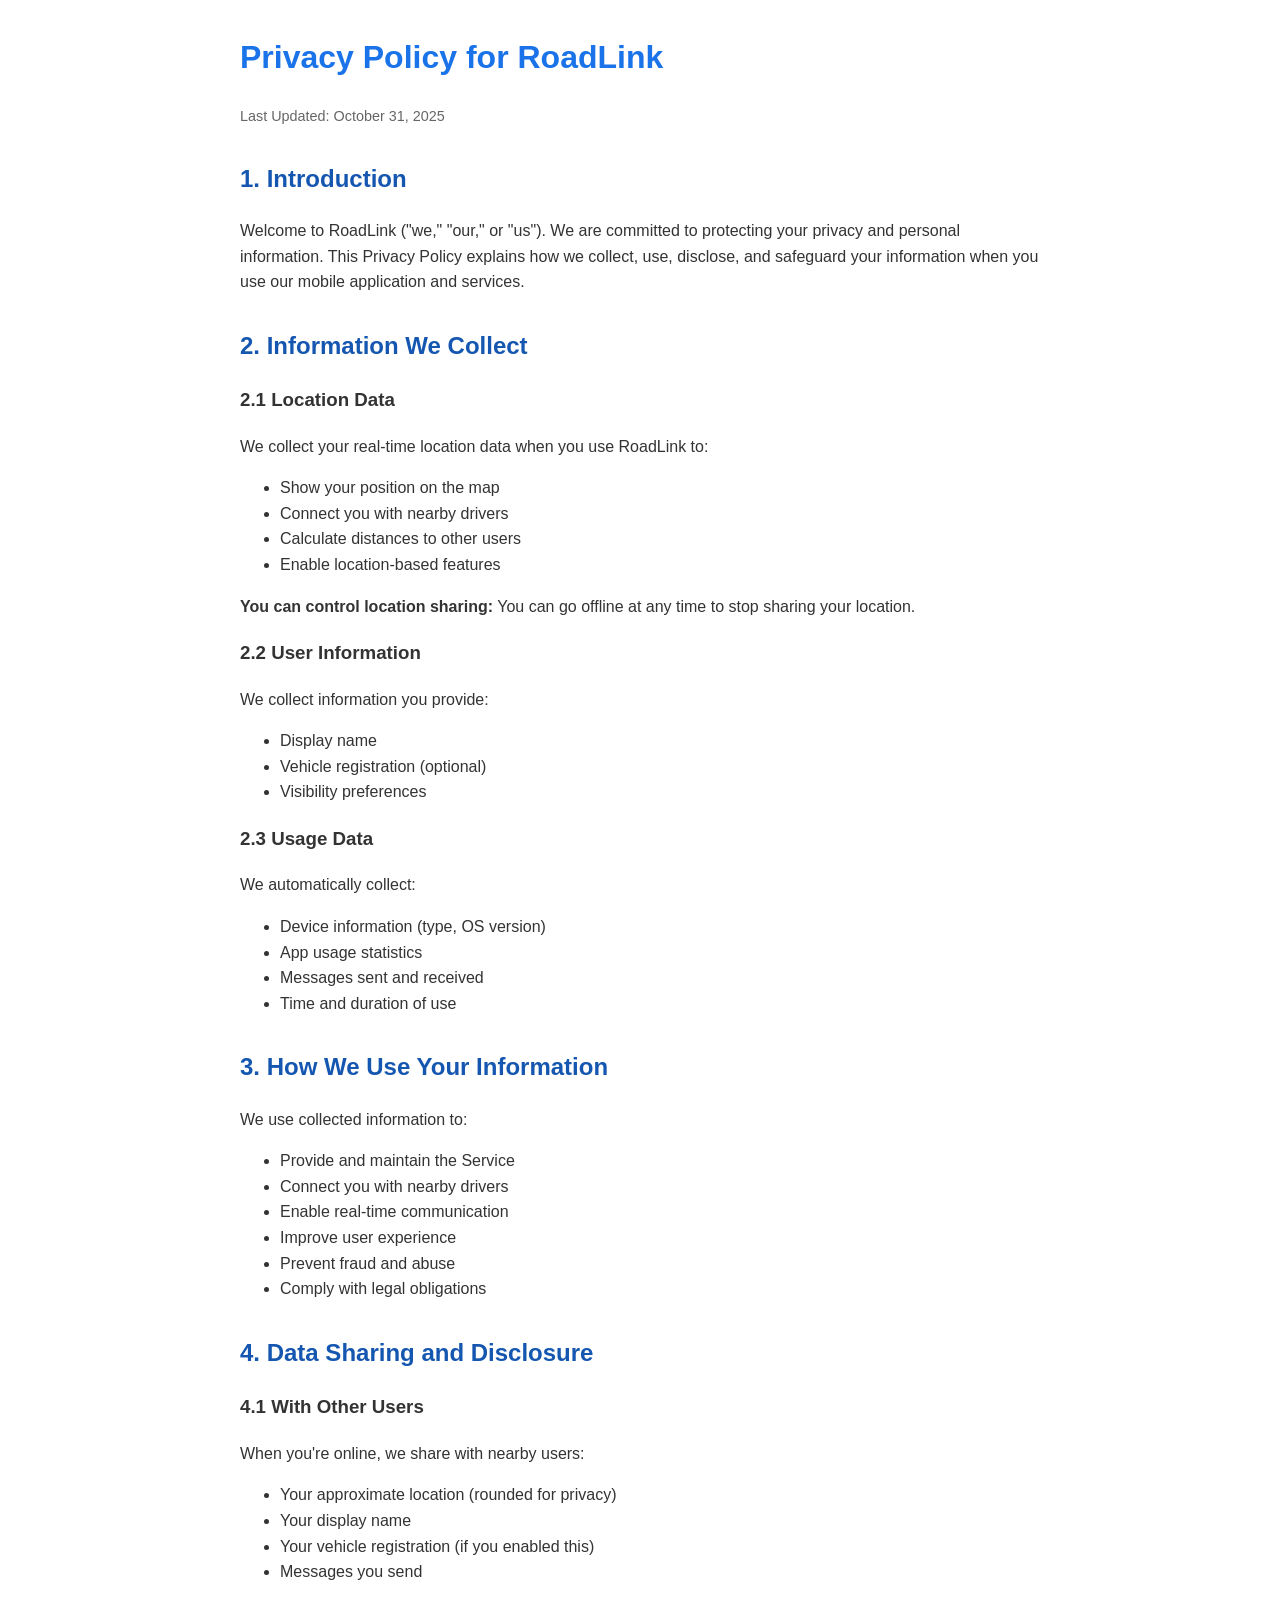
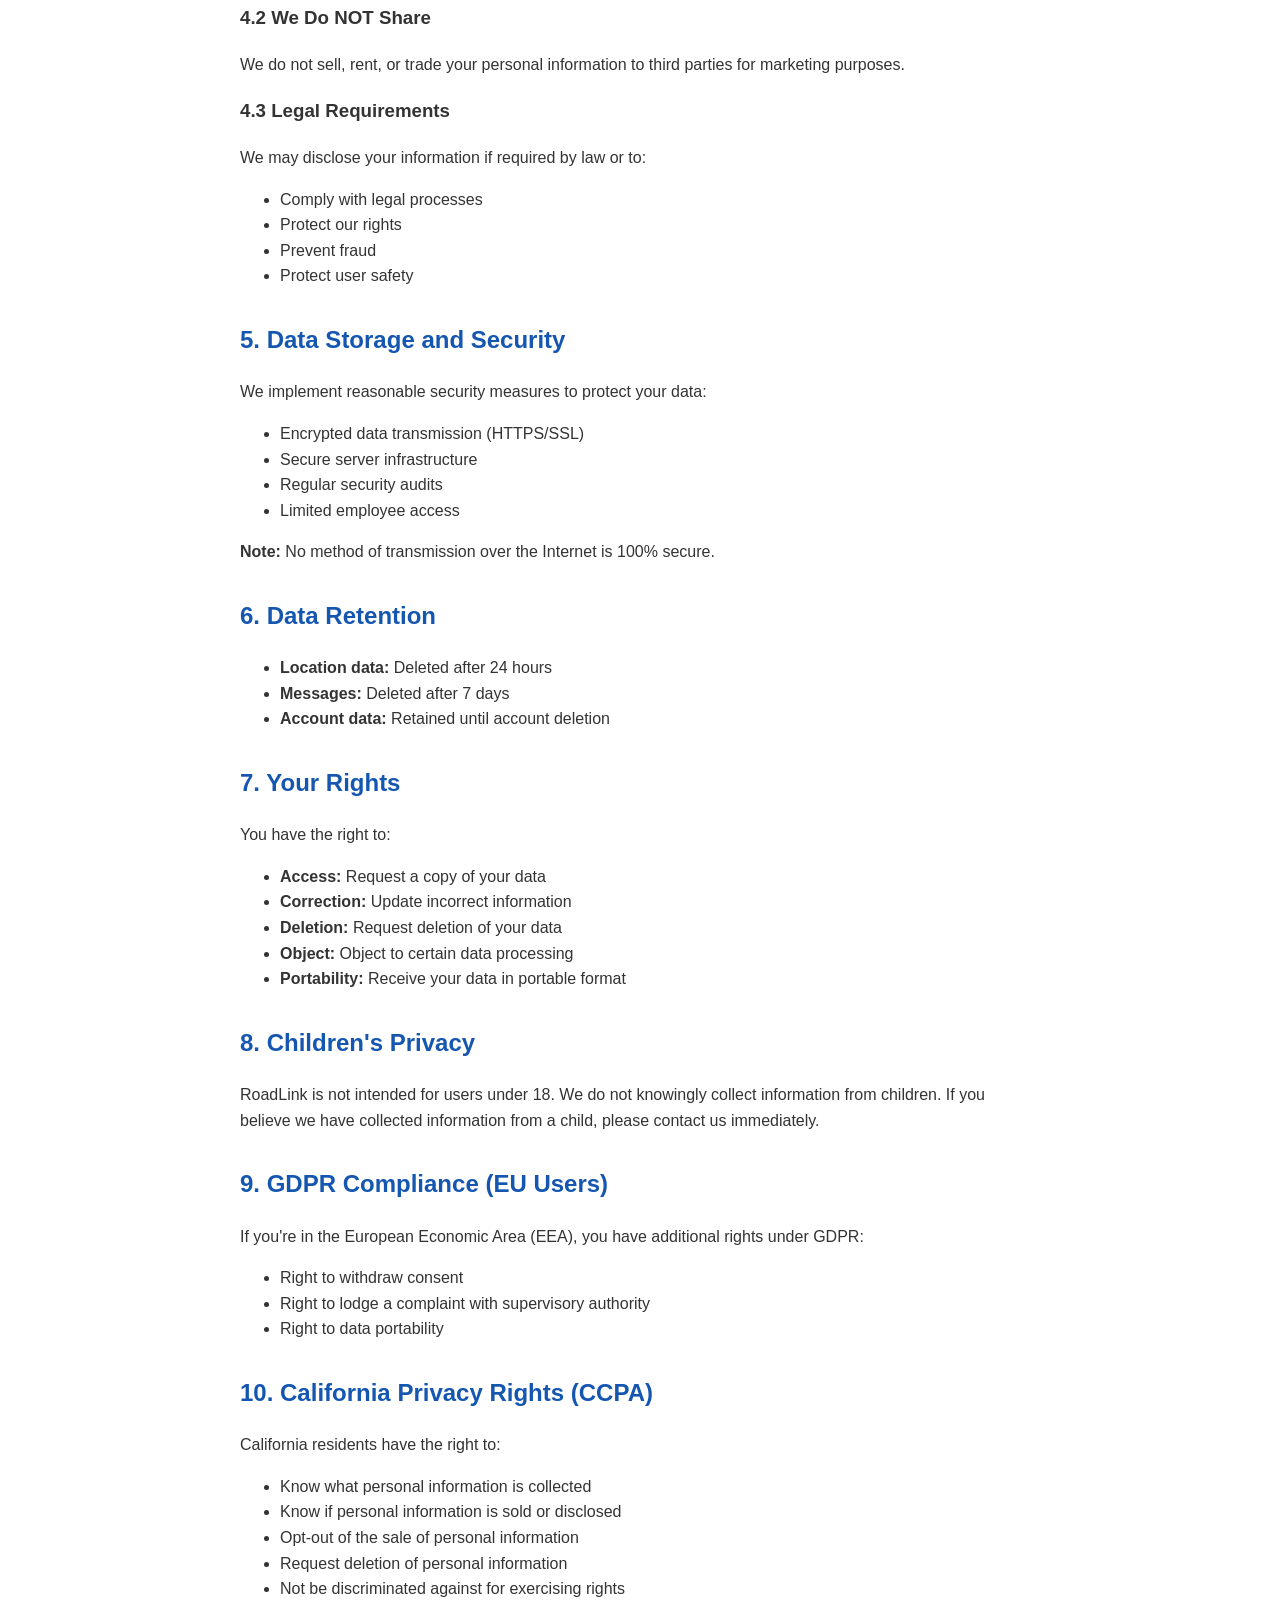
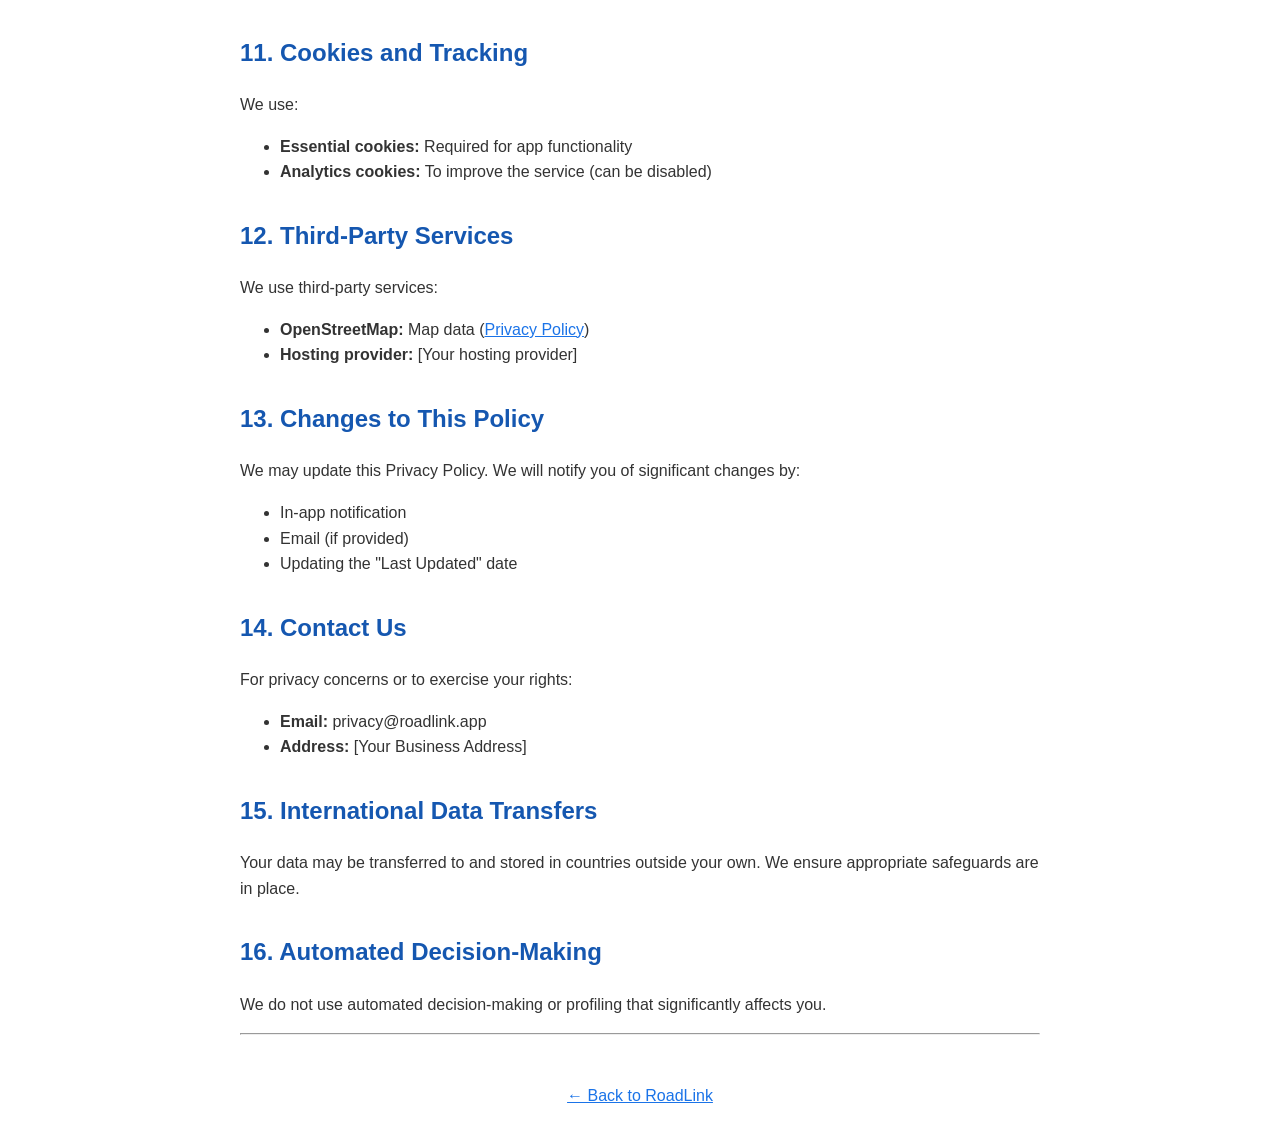
<file: privacy.html>
<!DOCTYPE html>
<html lang="en">
<head>
    <meta charset="UTF-8">
    <meta name="viewport" content="width=device-width, initial-scale=1.0">
    <title>Privacy Policy - RoadLink</title>
    <style>
        body {
            font-family: -apple-system, BlinkMacSystemFont, 'Segoe UI', Roboto, Oxygen, Ubuntu, sans-serif;
            line-height: 1.6;
            max-width: 800px;
            margin: 2rem auto;
            padding: 0 1rem;
            color: #333;
        }
        h1 { color: #1a73e8; }
        h2 { color: #1557b0; margin-top: 2rem; }
        .update-date { color: #666; font-size: 0.9rem; }
        a { color: #1a73e8; }
    </style>
</head>
<body>
    <h1>Privacy Policy for RoadLink</h1>
    <p class="update-date">Last Updated: October 31, 2025</p>

    <h2>1. Introduction</h2>
    <p>Welcome to RoadLink ("we," "our," or "us"). We are committed to protecting your privacy and personal information. This Privacy Policy explains how we collect, use, disclose, and safeguard your information when you use our mobile application and services.</p>

    <h2>2. Information We Collect</h2>
    
    <h3>2.1 Location Data</h3>
    <p>We collect your real-time location data when you use RoadLink to:</p>
    <ul>
        <li>Show your position on the map</li>
        <li>Connect you with nearby drivers</li>
        <li>Calculate distances to other users</li>
        <li>Enable location-based features</li>
    </ul>
    <p><strong>You can control location sharing:</strong> You can go offline at any time to stop sharing your location.</p>

    <h3>2.2 User Information</h3>
    <p>We collect information you provide:</p>
    <ul>
        <li>Display name</li>
        <li>Vehicle registration (optional)</li>
        <li>Visibility preferences</li>
    </ul>

    <h3>2.3 Usage Data</h3>
    <p>We automatically collect:</p>
    <ul>
        <li>Device information (type, OS version)</li>
        <li>App usage statistics</li>
        <li>Messages sent and received</li>
        <li>Time and duration of use</li>
    </ul>

    <h2>3. How We Use Your Information</h2>
    <p>We use collected information to:</p>
    <ul>
        <li>Provide and maintain the Service</li>
        <li>Connect you with nearby drivers</li>
        <li>Enable real-time communication</li>
        <li>Improve user experience</li>
        <li>Prevent fraud and abuse</li>
        <li>Comply with legal obligations</li>
    </ul>

    <h2>4. Data Sharing and Disclosure</h2>
    
    <h3>4.1 With Other Users</h3>
    <p>When you're online, we share with nearby users:</p>
    <ul>
        <li>Your approximate location (rounded for privacy)</li>
        <li>Your display name</li>
        <li>Your vehicle registration (if you enabled this)</li>
        <li>Messages you send</li>
    </ul>

    <h3>4.2 We Do NOT Share</h3>
    <p>We do not sell, rent, or trade your personal information to third parties for marketing purposes.</p>

    <h3>4.3 Legal Requirements</h3>
    <p>We may disclose your information if required by law or to:</p>
    <ul>
        <li>Comply with legal processes</li>
        <li>Protect our rights</li>
        <li>Prevent fraud</li>
        <li>Protect user safety</li>
    </ul>

    <h2>5. Data Storage and Security</h2>
    <p>We implement reasonable security measures to protect your data:</p>
    <ul>
        <li>Encrypted data transmission (HTTPS/SSL)</li>
        <li>Secure server infrastructure</li>
        <li>Regular security audits</li>
        <li>Limited employee access</li>
    </ul>
    <p><strong>Note:</strong> No method of transmission over the Internet is 100% secure.</p>

    <h2>6. Data Retention</h2>
    <ul>
        <li><strong>Location data:</strong> Deleted after 24 hours</li>
        <li><strong>Messages:</strong> Deleted after 7 days</li>
        <li><strong>Account data:</strong> Retained until account deletion</li>
    </ul>

    <h2>7. Your Rights</h2>
    <p>You have the right to:</p>
    <ul>
        <li><strong>Access:</strong> Request a copy of your data</li>
        <li><strong>Correction:</strong> Update incorrect information</li>
        <li><strong>Deletion:</strong> Request deletion of your data</li>
        <li><strong>Object:</strong> Object to certain data processing</li>
        <li><strong>Portability:</strong> Receive your data in portable format</li>
    </ul>

    <h2>8. Children's Privacy</h2>
    <p>RoadLink is not intended for users under 18. We do not knowingly collect information from children. If you believe we have collected information from a child, please contact us immediately.</p>

    <h2>9. GDPR Compliance (EU Users)</h2>
    <p>If you're in the European Economic Area (EEA), you have additional rights under GDPR:</p>
    <ul>
        <li>Right to withdraw consent</li>
        <li>Right to lodge a complaint with supervisory authority</li>
        <li>Right to data portability</li>
    </ul>

    <h2>10. California Privacy Rights (CCPA)</h2>
    <p>California residents have the right to:</p>
    <ul>
        <li>Know what personal information is collected</li>
        <li>Know if personal information is sold or disclosed</li>
        <li>Opt-out of the sale of personal information</li>
        <li>Request deletion of personal information</li>
        <li>Not be discriminated against for exercising rights</li>
    </ul>

    <h2>11. Cookies and Tracking</h2>
    <p>We use:</p>
    <ul>
        <li><strong>Essential cookies:</strong> Required for app functionality</li>
        <li><strong>Analytics cookies:</strong> To improve the service (can be disabled)</li>
    </ul>

    <h2>12. Third-Party Services</h2>
    <p>We use third-party services:</p>
    <ul>
        <li><strong>OpenStreetMap:</strong> Map data (<a href="https://www.openstreetmap.org/copyright">Privacy Policy</a>)</li>
        <li><strong>Hosting provider:</strong> [Your hosting provider]</li>
    </ul>

    <h2>13. Changes to This Policy</h2>
    <p>We may update this Privacy Policy. We will notify you of significant changes by:</p>
    <ul>
        <li>In-app notification</li>
        <li>Email (if provided)</li>
        <li>Updating the "Last Updated" date</li>
    </ul>

    <h2>14. Contact Us</h2>
    <p>For privacy concerns or to exercise your rights:</p>
    <ul>
        <li><strong>Email:</strong> privacy@roadlink.app</li>
        <li><strong>Address:</strong> [Your Business Address]</li>
    </ul>

    <h2>15. International Data Transfers</h2>
    <p>Your data may be transferred to and stored in countries outside your own. We ensure appropriate safeguards are in place.</p>

    <h2>16. Automated Decision-Making</h2>
    <p>We do not use automated decision-making or profiling that significantly affects you.</p>

    <hr>
    <p style="text-align: center; margin-top: 3rem; color: #666;">
        <a href="index.html">← Back to RoadLink</a>
    </p>
</body>
</html>
</file>
